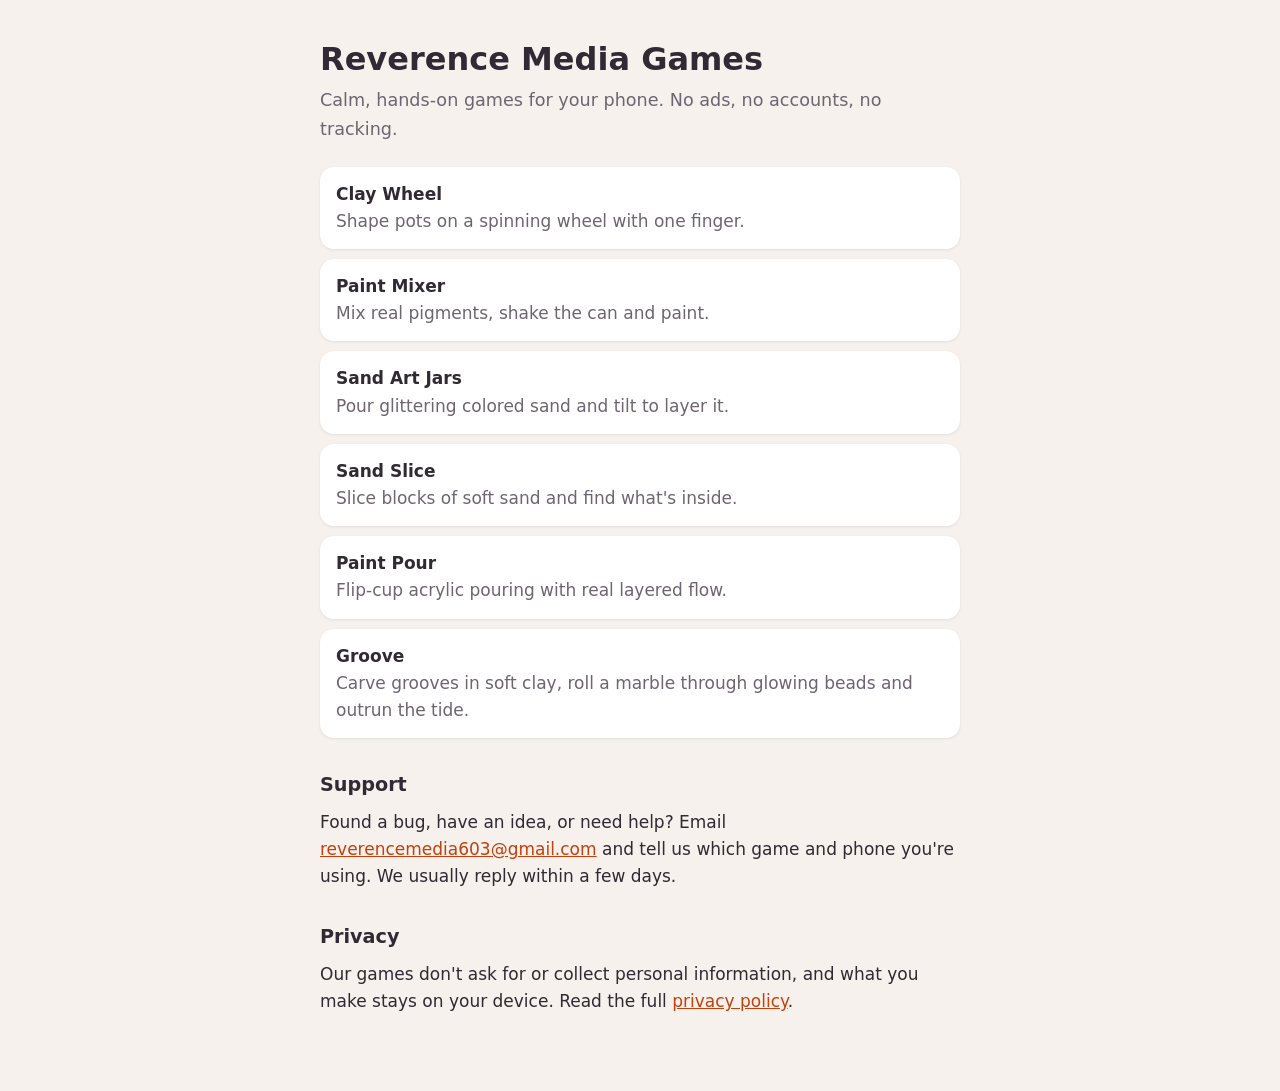
<file: index.html>
<!DOCTYPE html>
<html lang="en">
<head>
<meta charset="utf-8">
<meta name="viewport" content="width=device-width, initial-scale=1">
<title>Reverence Media Games</title>
<link rel="stylesheet" href="style.css">
</head>
<body>
<main>
  <h1>Reverence Media Games</h1>
  <p class="lede">Calm, hands-on games for your phone. No ads, no accounts, no tracking.</p>

  <ul class="games">
    <li id="clay-wheel"><strong>Clay Wheel</strong><span>Shape pots on a spinning wheel with one finger.</span></li>
    <li id="paint-mixer"><strong>Paint Mixer</strong><span>Mix real pigments, shake the can and paint.</span></li>
    <li id="sand-art-jars"><strong>Sand Art Jars</strong><span>Pour glittering colored sand and tilt to layer it.</span></li>
    <li id="sand-slice"><strong>Sand Slice</strong><span>Slice blocks of soft sand and find what's inside.</span></li>
    <li id="paint-pour"><strong>Paint Pour</strong><span>Flip-cup acrylic pouring with real layered flow.</span></li>
    <li id="groove"><strong>Groove</strong><span>Carve grooves in soft clay, roll a marble through glowing beads and outrun the tide.</span></li>
  </ul>

  <h2 id="support">Support</h2>
  <p>Found a bug, have an idea, or need help? Email <a href="mailto:reverencemedia603@gmail.com">reverencemedia603@gmail.com</a>
  and tell us which game and phone you're using. We usually reply within a few days.</p>

  <h2>Privacy</h2>
  <p>Our games don't ask for or collect personal information, and what you make stays on your device.
  Read the full <a href="privacy.html">privacy policy</a>.</p>
</main>
</body>
</html>
</file>
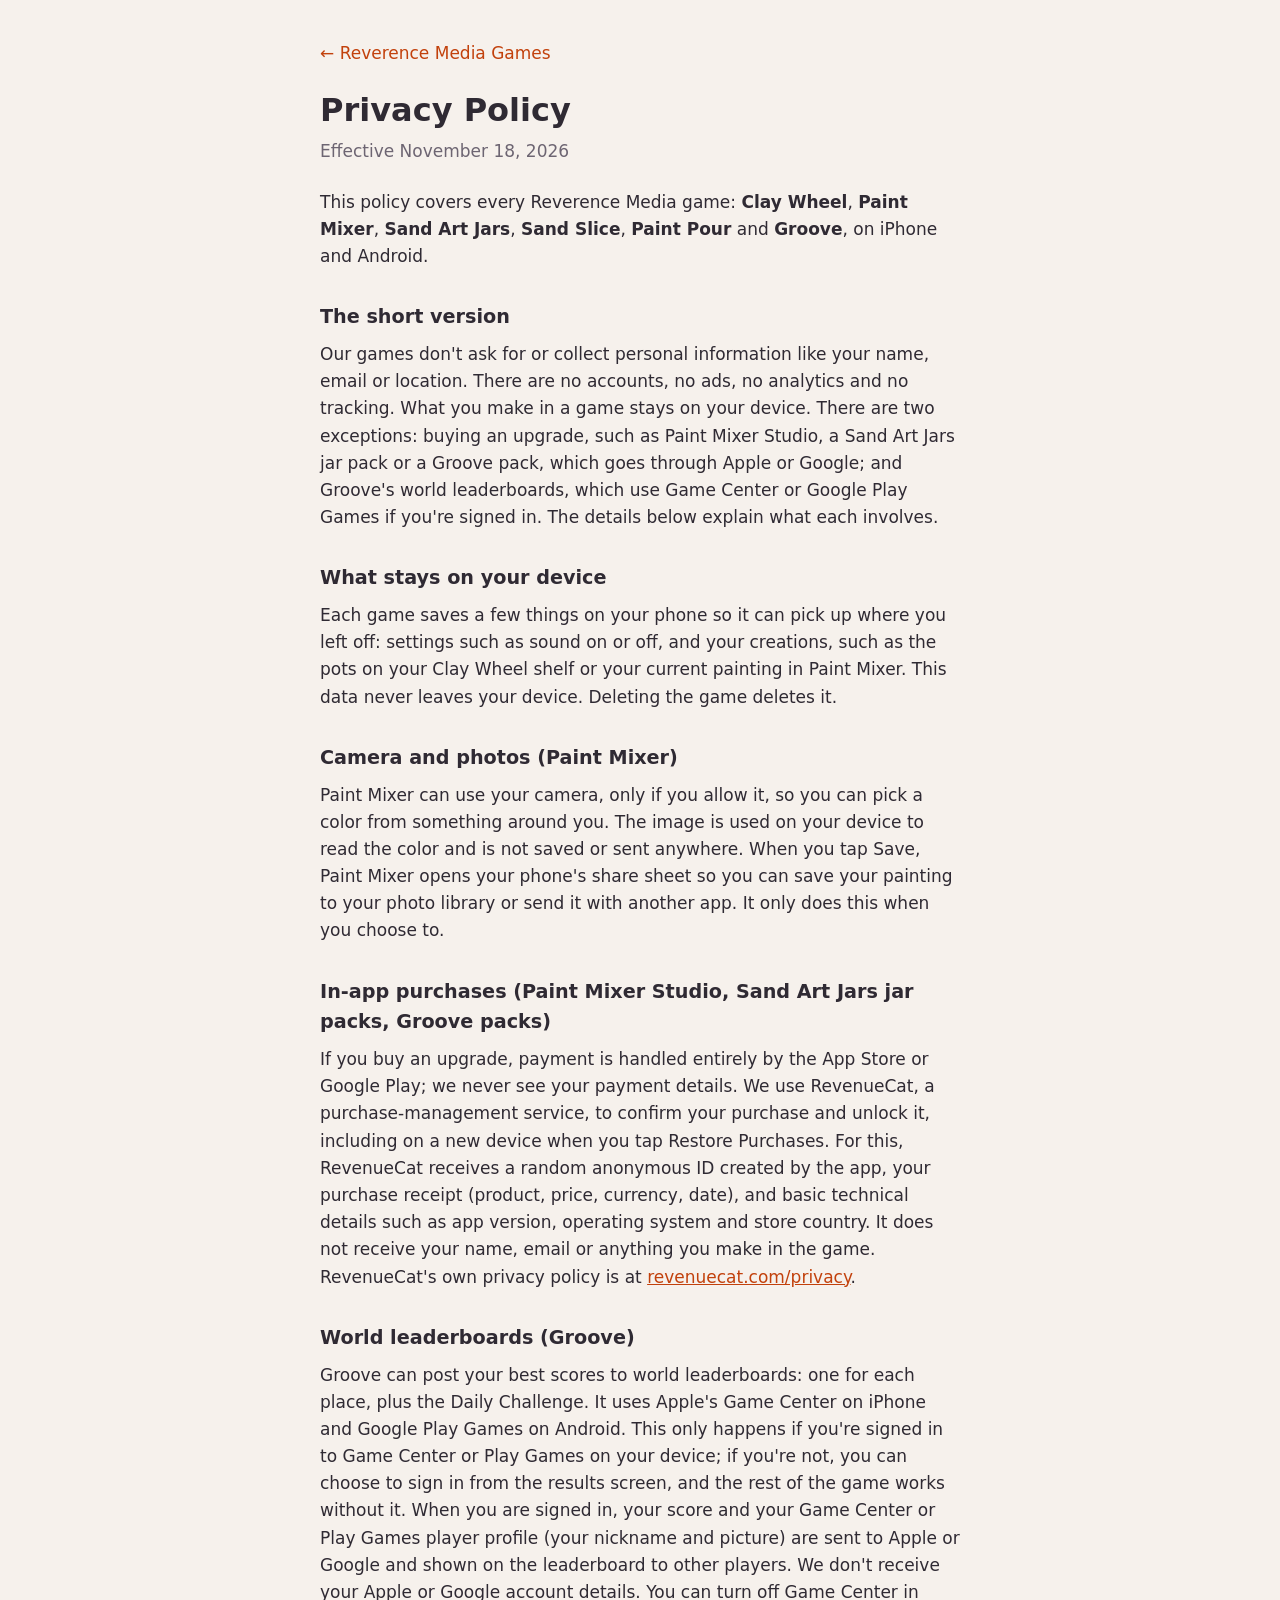
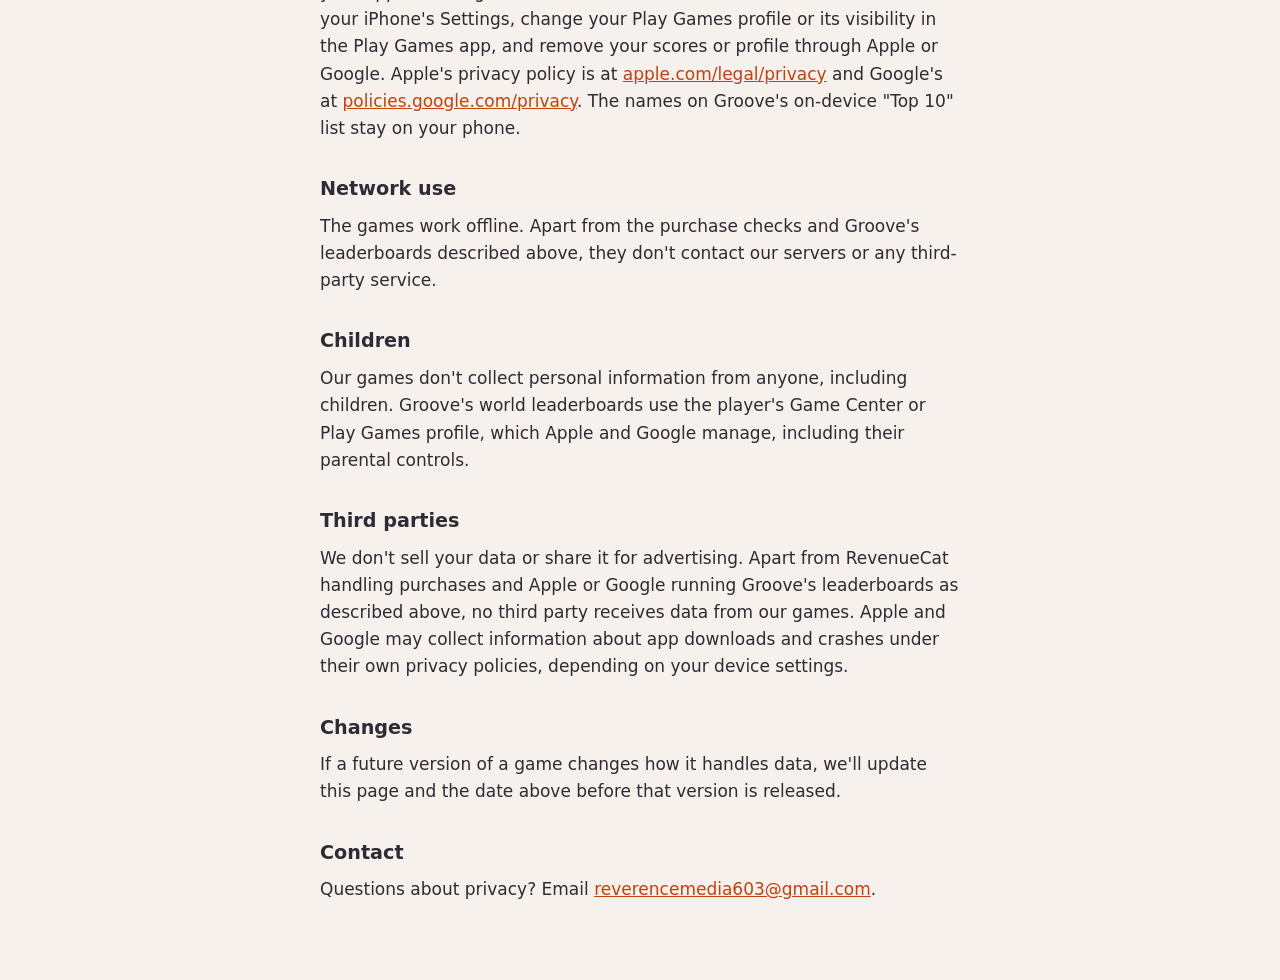
<file: privacy.html>
<!DOCTYPE html>
<html lang="en">
<head>
<meta charset="utf-8">
<meta name="viewport" content="width=device-width, initial-scale=1">
<title>Privacy Policy · Reverence Media Games</title>
<link rel="stylesheet" href="style.css">
</head>
<body>
<main>
  <p class="back"><a href="./">← Reverence Media Games</a></p>
  <h1>Privacy Policy</h1>
  <p class="meta">Effective November 18, 2026</p>

  <p>This policy covers every Reverence Media game: <strong>Clay Wheel</strong>, <strong>Paint Mixer</strong>,
  <strong>Sand Art Jars</strong>, <strong>Sand Slice</strong>, <strong>Paint Pour</strong> and <strong>Groove</strong>,
  on iPhone and Android.</p>

  <h2>The short version</h2>
  <p>Our games don't ask for or collect personal information like your name, email or location. There are no accounts,
  no ads, no analytics and no tracking. What you make in a game stays on your device. There are two exceptions:
  buying an upgrade, such as Paint Mixer Studio, a Sand Art Jars jar pack or a Groove pack, which goes through Apple or
  Google; and Groove's world leaderboards, which use Game Center or Google Play Games if you're signed in. The details
  below explain what each involves.</p>

  <h2>What stays on your device</h2>
  <p>Each game saves a few things on your phone so it can pick up where you left off: settings such as
  sound on or off, and your creations, such as the pots on your Clay Wheel shelf or your current painting in
  Paint Mixer. This data never leaves your device. Deleting the game deletes it.</p>

  <h2>Camera and photos (Paint Mixer)</h2>
  <p>Paint Mixer can use your camera, only if you allow it, so you can pick a color from something around you.
  The image is used on your device to read the color and is not saved or sent anywhere.
  When you tap Save, Paint Mixer opens your phone's share sheet so you can save your painting to your photo library
  or send it with another app. It only does this when you choose to.</p>

  <h2>In-app purchases (Paint Mixer Studio, Sand Art Jars jar packs, Groove packs)</h2>
  <p>If you buy an upgrade, payment is handled entirely by the App Store or Google Play; we never see your payment details.
  We use RevenueCat, a purchase-management service, to confirm your purchase and unlock it, including on a new device
  when you tap Restore Purchases. For this, RevenueCat receives a random anonymous ID created by the app, your purchase
  receipt (product, price, currency, date), and basic technical details such as app version, operating system and store
  country. It does not receive your name, email or anything you make in the game. RevenueCat's own privacy policy is at
  <a href="https://www.revenuecat.com/privacy">revenuecat.com/privacy</a>.</p>

  <h2>World leaderboards (Groove)</h2>
  <p>Groove can post your best scores to world leaderboards: one for each place, plus the Daily Challenge. It uses
  Apple's Game Center on iPhone and Google Play Games on Android. This only happens if you're signed in to Game Center
  or Play Games on your device; if you're not, you can choose to sign in from the results screen, and the rest of the
  game works without it.
  When you are signed in, your score and your Game Center or Play Games player profile (your nickname and picture)
  are sent to Apple or Google and shown on the leaderboard to other players. We don't receive your Apple or Google
  account details. You can turn off Game Center in your iPhone's Settings, change your Play Games profile or its
  visibility in the Play Games app, and remove your scores or profile through Apple or Google.
  Apple's privacy policy is at <a href="https://www.apple.com/legal/privacy/">apple.com/legal/privacy</a> and
  Google's at <a href="https://policies.google.com/privacy">policies.google.com/privacy</a>.
  The names on Groove's on-device "Top 10" list stay on your phone.</p>

  <h2>Network use</h2>
  <p>The games work offline. Apart from the purchase checks and Groove's leaderboards described above, they don't
  contact our servers or any third-party service.</p>

  <h2>Children</h2>
  <p>Our games don't collect personal information from anyone, including children. Groove's world leaderboards use
  the player's Game Center or Play Games profile, which Apple and Google manage, including their parental controls.</p>

  <h2>Third parties</h2>
  <p>We don't sell your data or share it for advertising. Apart from RevenueCat handling purchases and Apple or Google
  running Groove's leaderboards as described above, no third party receives data from our games. Apple and Google may collect
  information about app downloads and crashes under their own privacy policies, depending on your device settings.</p>

  <h2>Changes</h2>
  <p>If a future version of a game changes how it handles data, we'll update this page and the date above
  before that version is released.</p>

  <h2>Contact</h2>
  <p>Questions about privacy? Email <a href="mailto:reverencemedia603@gmail.com">reverencemedia603@gmail.com</a>.</p>
</main>
</body>
</html>
</file>
<file: style.css>
:root {
  --bg: #f6f1ec;
  --card: #ffffff;
  --ink: #2f2a33;
  --dim: #6d6572;
  --accent: #c2410c;
  color-scheme: light dark;
}
@media (prefers-color-scheme: dark) {
  :root { --bg: #1b1720; --card: #25202b; --ink: #f1ebf3; --dim: #a79fae; --accent: #fb923c; }
}
* { box-sizing: border-box; }
body {
  margin: 0;
  background: var(--bg);
  color: var(--ink);
  font: 17px/1.6 ui-rounded, "SF Pro Rounded", system-ui, -apple-system, "Segoe UI", Roboto, sans-serif;
}
main { max-width: 680px; margin: 0 auto; padding: 40px 20px 64px; }
h1 { font-size: 2rem; line-height: 1.2; margin: 0 0 8px; }
h2 { font-size: 1.2rem; margin: 32px 0 8px; }
p { margin: 0 0 12px; }
a { color: var(--accent); }
.lede { color: var(--dim); font-size: 1.1rem; }
.meta { color: var(--dim); margin-bottom: 24px; }
.back { margin-bottom: 24px; }
.back a { text-decoration: none; }
.games { list-style: none; padding: 0; margin: 24px 0; display: grid; gap: 10px; }
.games li {
  background: var(--card);
  border-radius: 14px;
  padding: 14px 16px;
  display: flex;
  flex-direction: column;
  box-shadow: 0 1px 3px rgba(0, 0, 0, 0.08);
}
.games span { color: var(--dim); }
</file>
